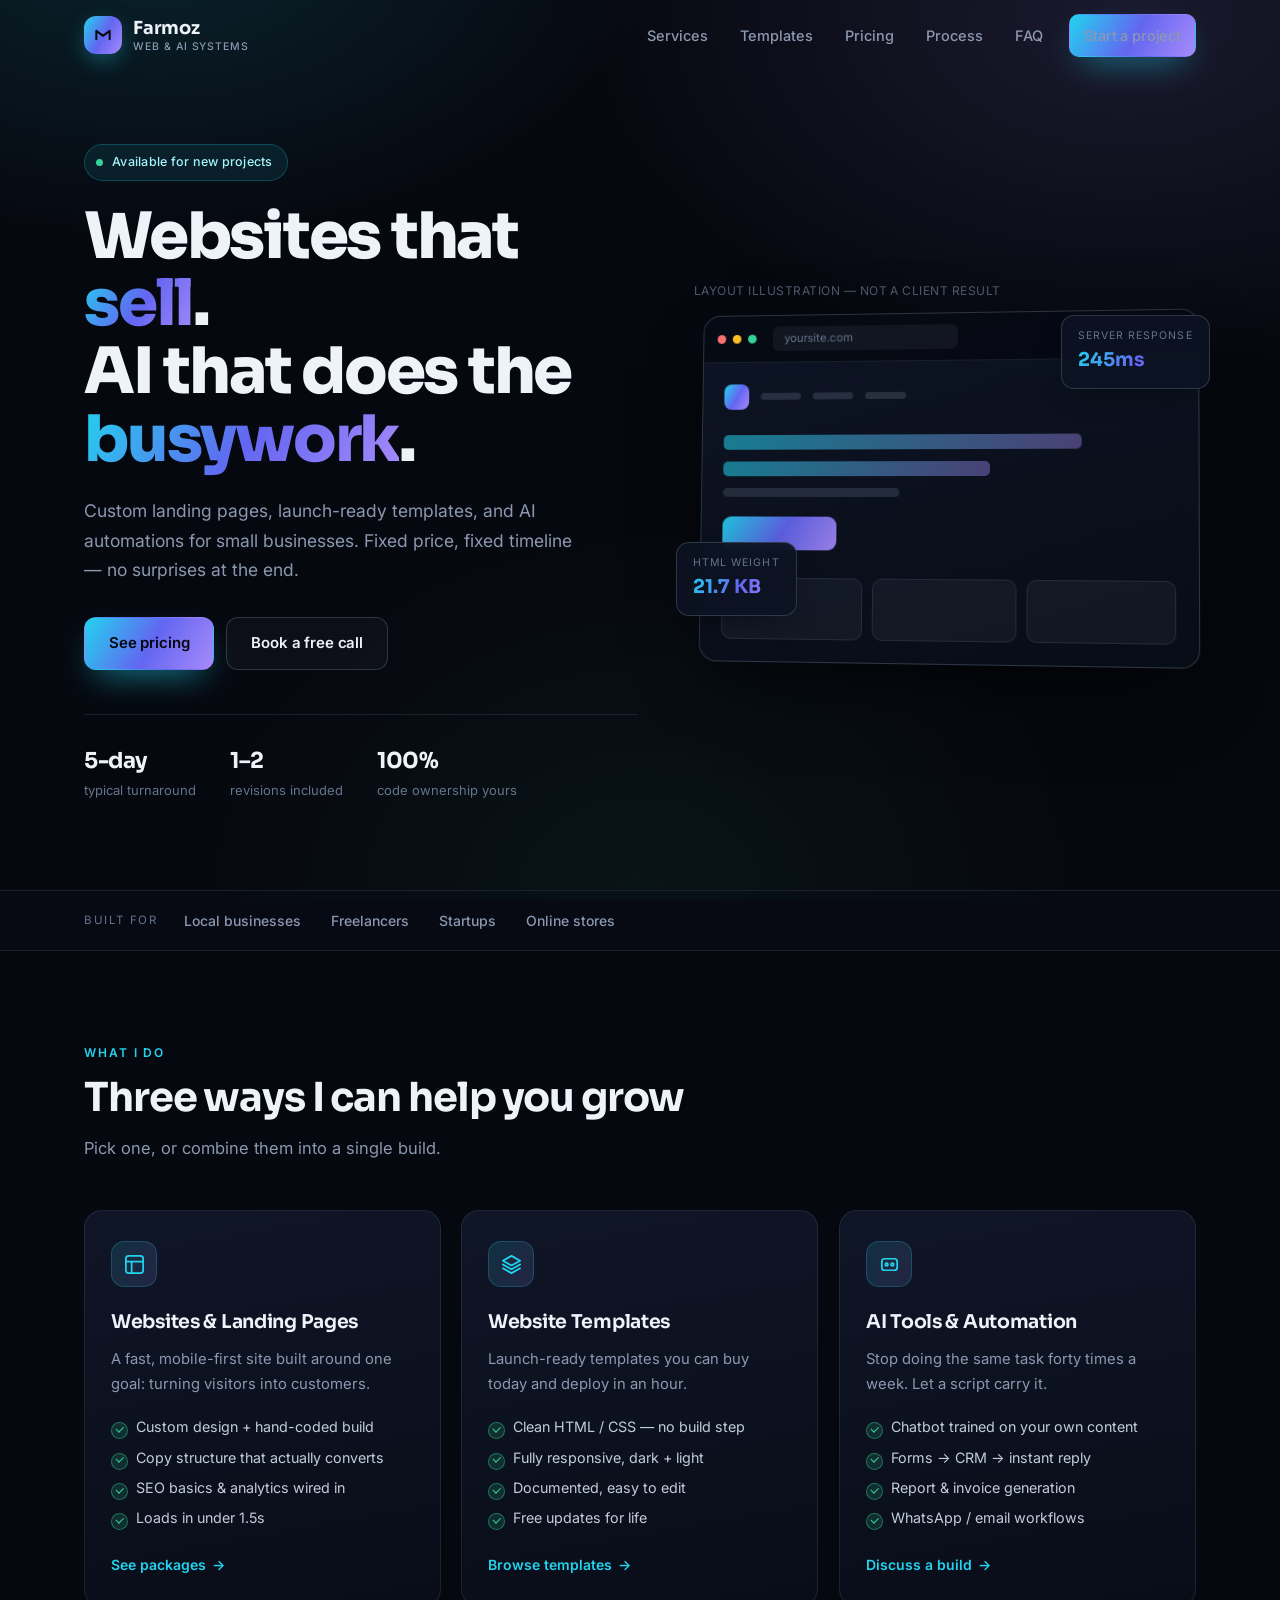
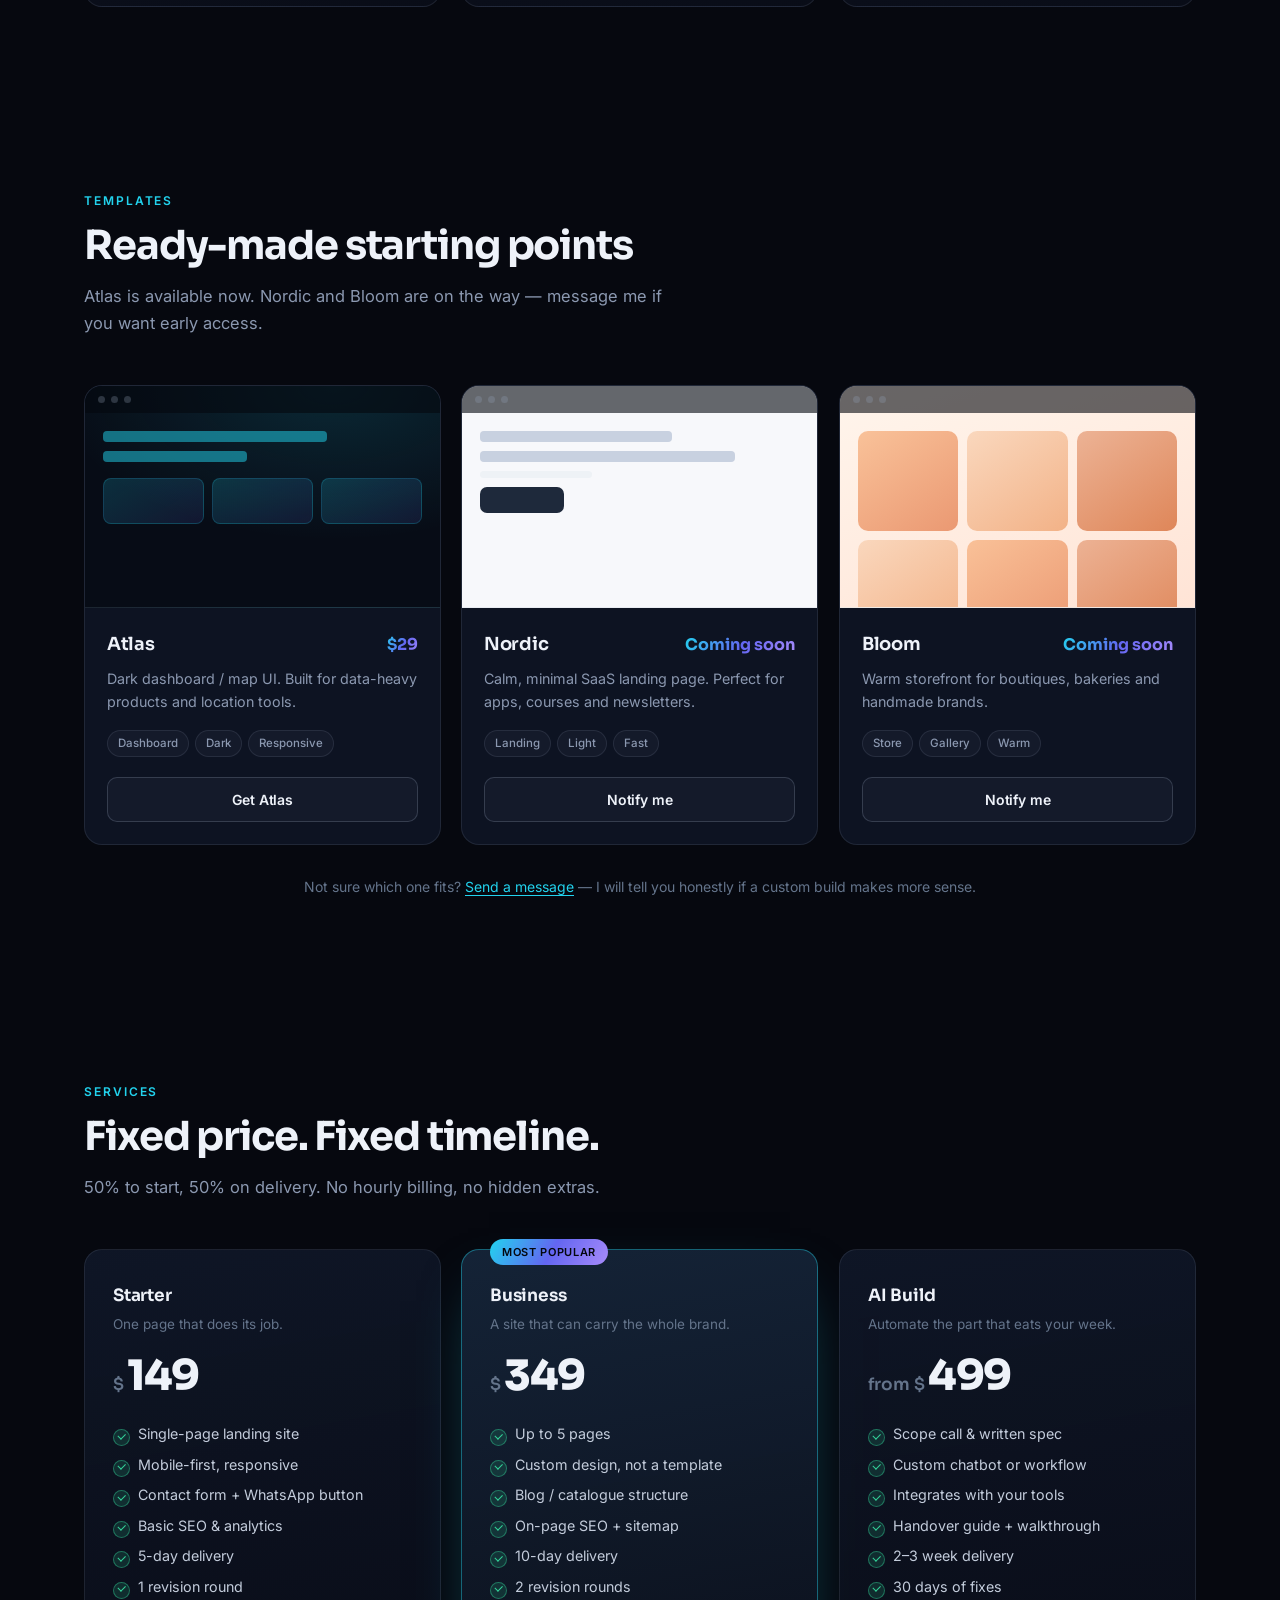
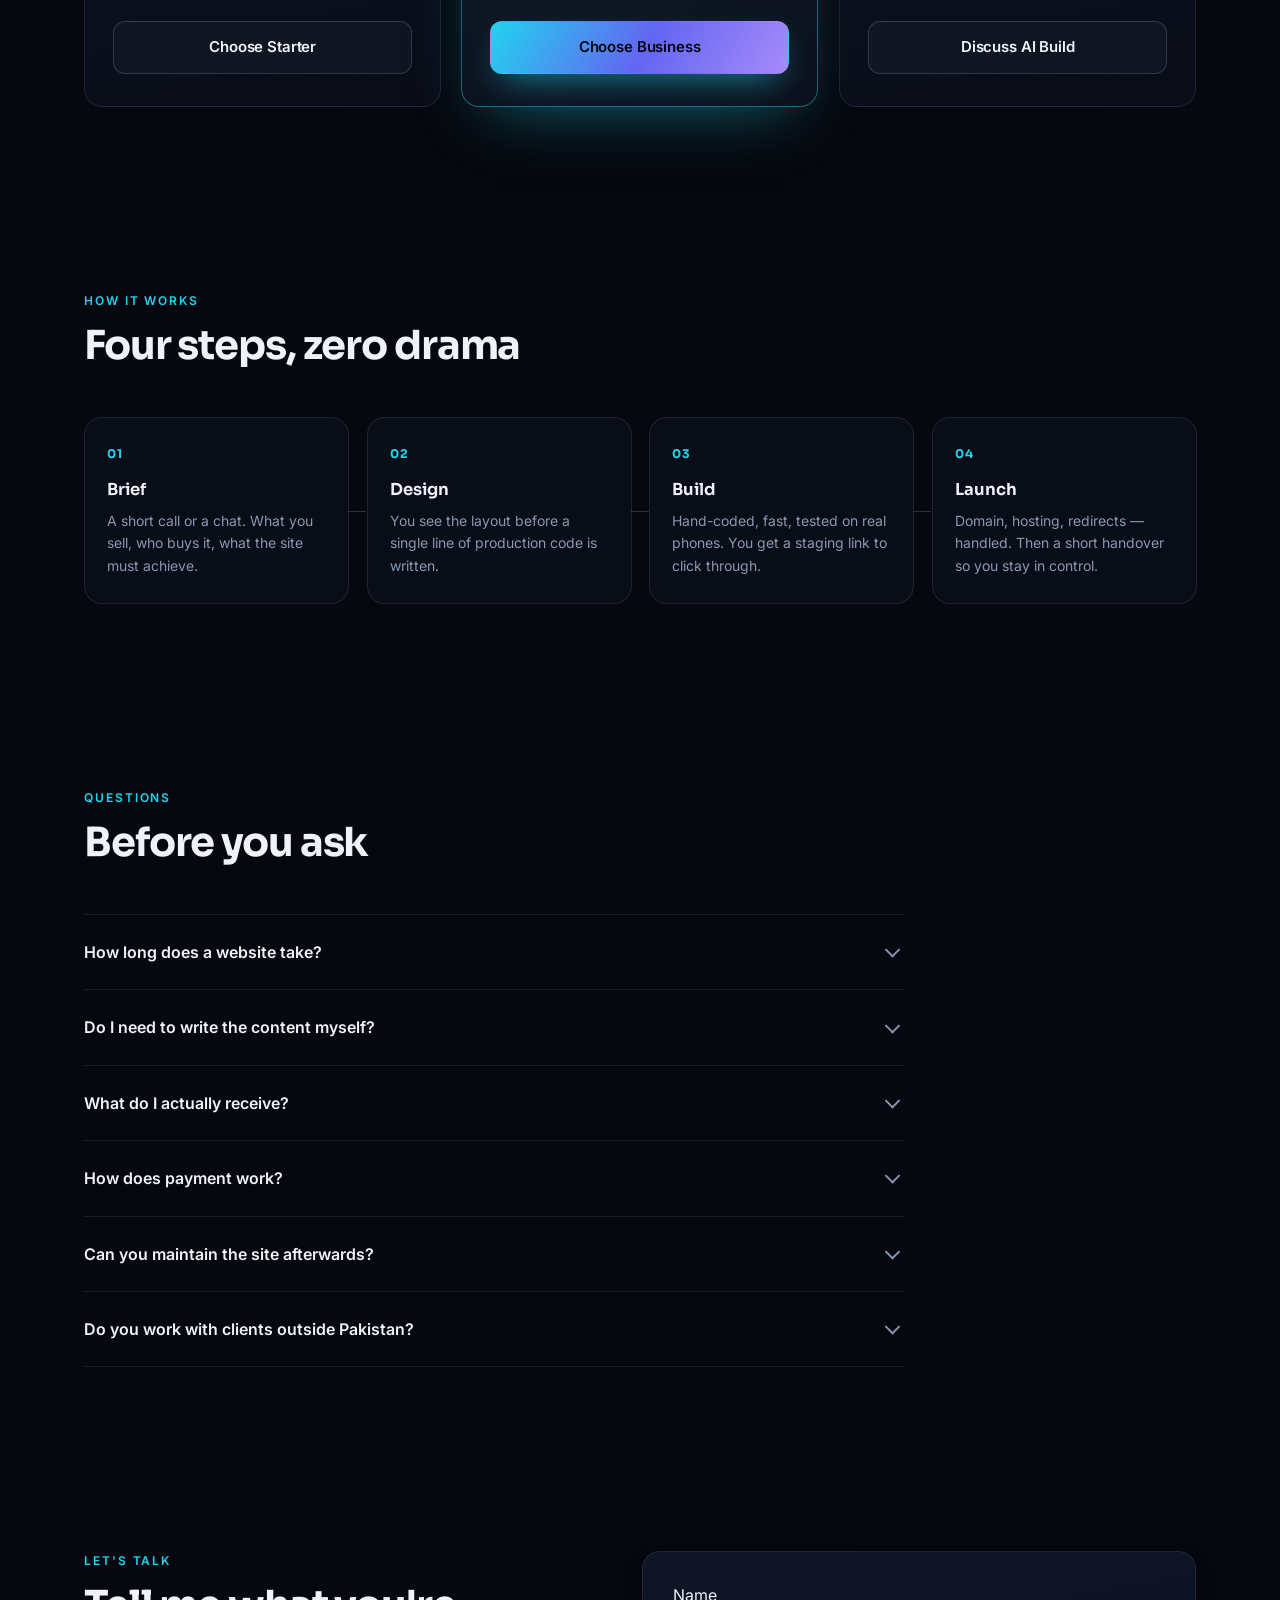
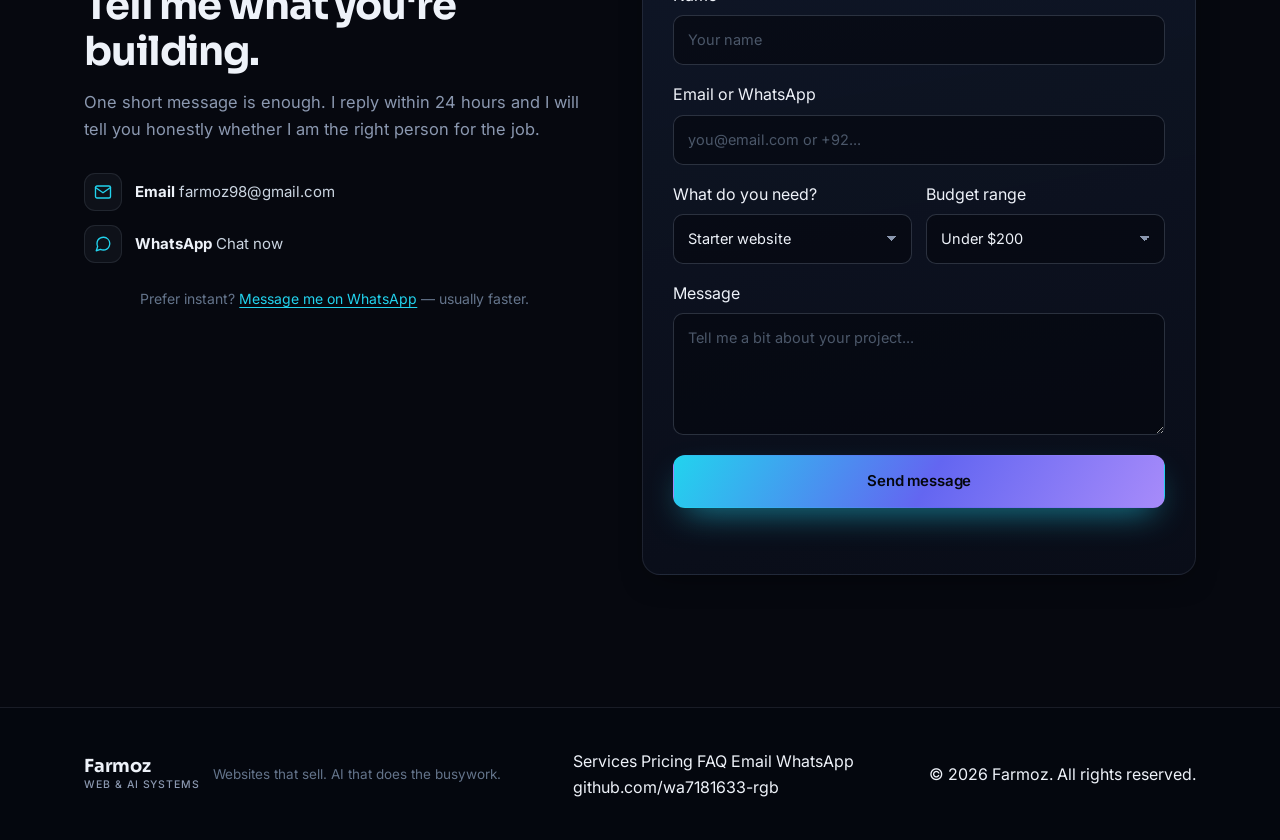
<file: index.html>
<!DOCTYPE html>
<html lang="en">
<head>
<meta charset="UTF-8" />
<meta name="viewport" content="width=device-width, initial-scale=1" />
<title>Farmoz — Websites, Templates & AI Automation for Small Business</title>
<meta name="description" content="Custom landing pages, launch-ready website templates, and AI automations for small businesses. Fixed price, fixed timeline, no surprises." />
<meta name="author" content="Farmoz" />
<meta name="theme-color" content="#06080f" />
<link rel="canonical" href="https://wa7181633-rgb.github.io/farmoz-site/" />

<!-- Social preview (WhatsApp, LinkedIn, X, Facebook) -->
<meta property="og:site_name" content="Farmoz" />
<meta property="og:title" content="Farmoz — Websites that sell, AI that does the busywork" />
<meta property="og:description" content="Custom landing pages, launch-ready templates, and AI automations for small businesses. Fixed price, fixed timeline." />
<meta property="og:type" content="website" />
<meta property="og:url" content="https://wa7181633-rgb.github.io/farmoz-site/" />
<meta property="og:image:secure_url" content="https://wa7181633-rgb.github.io/farmoz-site/og-image.png" />
<meta property="og:image" content="https://wa7181633-rgb.github.io/farmoz-site/og-image.png" />
<meta property="og:image:width" content="1200" />
<meta property="og:image:height" content="630" />
<meta name="twitter:card" content="summary_large_image" />
<meta name="twitter:title" content="Farmoz — Websites that sell, AI that does the busywork" />
<meta name="twitter:description" content="Custom landing pages, launch-ready templates and AI automations. Fixed price, fixed timeline." />
<meta name="twitter:image" content="https://wa7181633-rgb.github.io/farmoz-site/og-image.png" />
<link rel="icon" href="favicon.svg" type="image/svg+xml" />
<link rel="apple-touch-icon" href="favicon.svg" />
<link rel="preconnect" href="https://fonts.googleapis.com" />
<link rel="preconnect" href="https://fonts.gstatic.com" crossorigin />
<link href="https://fonts.googleapis.com/css2?family=Inter:wght@400;500;600;700&family=Sora:wght@600;700;800&display=swap" rel="stylesheet" />
<link rel="stylesheet" href="styles.css" />

<script type="application/ld+json">
{
  "@context": "https://schema.org",
  "@type": "ProfessionalService",
  "name": "Farmoz",
  "description": "Web development and AI automation for small businesses: landing pages, business websites and workflow automation.",
  "url": "https://wa7181633-rgb.github.io/farmoz-site/",
  "image": "https://wa7181633-rgb.github.io/farmoz-site/og-image.png",
  "priceRange": "$$",
  "areaServed": "Worldwide",
  "founder": { "@type": "Person", "name": "Farmoz" },
  "knowsAbout": ["Web Design", "Landing Pages", "AI Automation", "SEO"],
  "makesOffer": [
    { "@type": "Offer", "name": "Landing page", "description": "One-page conversion-focused website" },
    { "@type": "Offer", "name": "Business website", "description": "Multi-page site with services, pricing and FAQ" },
    { "@type": "Offer", "name": "AI automation", "description": "Custom scripts and workflows that remove manual work" }
  ]
}
</script>
</head>
<body>
<a class="skip" href="#main">Skip to content</a>

<div class="bg-glow" aria-hidden="true"></div>

<header class="site-header" id="top">
  <div class="wrap header-inner">
    <a class="brand" href="#top" aria-label="Farmoz home">
      <span class="brand-mark" aria-hidden="true">
        <svg viewBox="0 0 24 24" fill="none" stroke="#06080f" stroke-width="2.4" stroke-linecap="round" stroke-linejoin="round">
          <path d="M4 17V7l8 6 8-6v10" />
        </svg>
      </span>
      <span class="brand-text" data-brand>Farmoz<small data-tagline>Web & AI Systems</small></span>
    </a>

    <nav class="nav" id="nav" aria-label="Main">
      <a href="#services">Services</a>
      <a href="#templates">Templates</a>
      <a href="#pricing">Pricing</a>
      <a href="#process">Process</a>
      <a href="#faq">FAQ</a>
      <a class="btn btn-sm btn-primary nav-cta" href="#contact">Start a project</a>
    </nav>

    <button class="burger" id="burger" aria-label="Open menu" aria-expanded="false" aria-controls="nav">
      <span></span><span></span><span></span>
    </button>
  </div>
</header>

<main id="main">

  <!-- ══════════ HERO ══════════ -->
  <section class="hero wrap">
    <div class="hero-copy reveal">
      <p class="pill"><span class="dot"></span>Available for new projects</p>
      <h1>Websites that <em>sell</em>.<br />AI that does the <em>busywork</em>.</h1>
      <p class="lead">
        Custom landing pages, launch-ready templates, and AI automations for small
        businesses. Fixed price, fixed timeline — no surprises at the end.
      </p>
      <div class="hero-actions">
        <a class="btn btn-primary" href="#pricing">See pricing</a>
        <a class="btn btn-ghost" href="#contact">Book a free call</a>
      </div>
      <ul class="hero-stats">
        <li><strong>5-day</strong><span>typical turnaround</span></li>
        <li><strong>1–2</strong><span>revisions included</span></li>
        <li><strong>100%</strong><span>code ownership yours</span></li>
      </ul>
    </div>

    <div class="hero-visual reveal" aria-hidden="true">
      <p class="mock-caption">Layout illustration — not a client result</p>
      <div class="mock mock-hero">
        <div class="mock-bar"><i></i><i></i><i></i><span class="mock-url">yoursite.com</span></div>
        <div class="mock-body">
          <div class="mock-nav"><b></b><u></u><u></u><u></u></div>
          <div class="mock-hero-lines">
            <span class="ml w80"></span>
            <span class="ml w60"></span>
            <span class="ml w40 dim"></span>
            <span class="ml-btn"></span>
          </div>
          <div class="mock-cards">
            <div class="mc"></div><div class="mc"></div><div class="mc"></div>
          </div>
        </div>
      </div>
      <div class="float-card float-a">
        <span class="fc-label">Server response</span>
        <strong>245ms</strong>
      </div>
      <div class="float-card float-b">
        <span class="fc-label">HTML weight</span>
        <strong>21.7 KB</strong>
      </div>
    </div>
  </section>

  <!-- ══════════ LOGO / TRUST STRIP ══════════ -->
  <section class="strip">
    <div class="wrap strip-inner">
      <span>Built for</span>
      <ul>
        <li>Local businesses</li>
        <li>Freelancers</li>
        <li>Startups</li>
        <li>Online stores</li>
      </ul>
    </div>
  </section>

  <!-- ══════════ SERVICES ══════════ -->
  <section class="section wrap" id="services">
    <div class="section-head reveal">
      <p class="eyebrow">What I do</p>
      <h2>Three ways I can help you grow</h2>
      <p class="section-sub">Pick one, or combine them into a single build.</p>
    </div>

    <div class="grid grid-3">
      <article class="card reveal">
        <div class="card-icon">
          <svg viewBox="0 0 24 24" fill="none" stroke="currentColor" stroke-width="1.8" stroke-linecap="round" stroke-linejoin="round">
            <rect x="3" y="3" width="18" height="18" rx="3" /><path d="M3 9h18M9 21V9" />
          </svg>
        </div>
        <h3>Websites & Landing Pages</h3>
        <p>A fast, mobile-first site built around one goal: turning visitors into customers.</p>
        <ul class="ticks">
          <li>Custom design + hand-coded build</li>
          <li>Copy structure that actually converts</li>
          <li>SEO basics & analytics wired in</li>
          <li>Loads in under 1.5s</li>
        </ul>
        <a class="card-link" href="#pricing">See packages <span aria-hidden="true">→</span></a>
      </article>

      <article class="card reveal">
        <div class="card-icon">
          <svg viewBox="0 0 24 24" fill="none" stroke="currentColor" stroke-width="1.8" stroke-linecap="round" stroke-linejoin="round">
            <path d="M12 3 3 8l9 5 9-5-9-5Z" /><path d="M3 16l9 5 9-5M3 12l9 5 9-5" />
          </svg>
        </div>
        <h3>Website Templates</h3>
        <p>Launch-ready templates you can buy today and deploy in an hour.</p>
        <ul class="ticks">
          <li>Clean HTML / CSS — no build step</li>
          <li>Fully responsive, dark + light</li>
          <li>Documented, easy to edit</li>
          <li>Free updates for life</li>
        </ul>
        <a class="card-link" href="#templates">Browse templates <span aria-hidden="true">→</span></a>
      </article>

      <article class="card reveal">
        <div class="card-icon">
          <svg viewBox="0 0 24 24" fill="none" stroke="currentColor" stroke-width="1.8" stroke-linecap="round" stroke-linejoin="round">
            <rect x="4" y="6" width="16" height="12" rx="3" /><circle cx="9" cy="12" r="1.4" /><circle cx="15" cy="12" r="1.4" />
          </svg>
        </div>
        <h3>AI Tools & Automation</h3>
        <p>Stop doing the same task forty times a week. Let a script carry it.</p>
        <ul class="ticks">
          <li>Chatbot trained on your own content</li>
          <li>Forms → CRM → instant reply</li>
          <li>Report & invoice generation</li>
          <li>WhatsApp / email workflows</li>
        </ul>
        <a class="card-link" href="#contact">Discuss a build <span aria-hidden="true">→</span></a>
      </article>
    </div>
  </section>

  <!-- ══════════ TEMPLATES ══════════ -->
  <section class="section wrap" id="templates">
    <div class="section-head reveal">
      <p class="eyebrow">Templates</p>
      <h2>Ready-made starting points</h2>
      <p class="section-sub">
        Atlas is available now. Nordic and Bloom are on the way — message me if you want early access.
      </p>
    </div>

    <div class="grid grid-3">
      <article class="tpl reveal">
        <div class="tpl-preview p-atlas" aria-hidden="true">
          <div class="tp-bar"><i></i><i></i><i></i></div>
          <div class="tp-body tpl-atlas">
            <span class="tp-line w70"></span>
            <span class="tp-line w45"></span>
            <div class="tp-blocks"><i></i><i></i><i></i></div>
          </div>
        </div>
        <div class="tpl-body">
          <div class="tpl-top">
            <h3>Atlas</h3>
            <span class="price">$29</span>
          </div>
          <p>Dark dashboard / map UI. Built for data-heavy products and location tools.</p>
          <div class="tags"><span>Dashboard</span><span>Dark</span><span>Responsive</span></div>
          <a class="btn btn-ghost btn-sm btn-block" href="#contact" data-template="Atlas">Get Atlas</a>
        </div>
      </article>

      <article class="tpl reveal">
        <div class="tpl-preview p-nordic" aria-hidden="true">
          <div class="tp-bar"><i></i><i></i><i></i></div>
          <div class="tp-body tpl-nordic">
            <span class="tp-line w60"></span>
            <span class="tp-line w80"></span>
            <span class="tp-line w35 dim"></span>
            <span class="tp-btn"></span>
          </div>
        </div>
        <div class="tpl-body">
          <div class="tpl-top">
            <h3>Nordic</h3>
            <span class="price">Coming soon</span>
          </div>
          <p>Calm, minimal SaaS landing page. Perfect for apps, courses and newsletters.</p>
          <div class="tags"><span>Landing</span><span>Light</span><span>Fast</span></div>
          <a class="btn btn-ghost btn-sm btn-block" href="#contact">Notify me</a>
        </div>
      </article>

      <article class="tpl reveal">
        <div class="tpl-preview p-bloom" aria-hidden="true">
          <div class="tp-bar"><i></i><i></i><i></i></div>
          <div class="tp-body tpl-bloom">
            <div class="tp-grid"><i></i><i></i><i></i><i></i><i></i><i></i></div>
          </div>
        </div>
        <div class="tpl-body">
          <div class="tpl-top">
            <h3>Bloom</h3>
            <span class="price">Coming soon</span>
          </div>
          <p>Warm storefront for boutiques, bakeries and handmade brands.</p>
          <div class="tags"><span>Store</span><span>Gallery</span><span>Warm</span></div>
          <a class="btn btn-ghost btn-sm btn-block" href="#contact">Notify me</a>
        </div>
      </article>
    </div>

    <p class="fine-print reveal">
      Not sure which one fits? <a href="#contact">Send a message</a> — I will tell you honestly if a custom build makes more sense.
    </p>
  </section>

  <!-- ══════════ PRICING ══════════ -->
  <section class="section wrap" id="pricing">
    <div class="section-head reveal">
      <p class="eyebrow">Services</p>
      <h2>Fixed price. Fixed timeline.</h2>
      <p class="section-sub">50% to start, 50% on delivery. No hourly billing, no hidden extras.</p>
    </div>

    <div class="grid grid-3 pricing">
      <article class="plan reveal">
        <h3>Starter</h3>
        <p class="plan-for">One page that does its job.</p>
        <p class="plan-price"><span>$</span>149</p>
        <ul class="ticks">
          <li>Single-page landing site</li>
          <li>Mobile-first, responsive</li>
          <li>Contact form + WhatsApp button</li>
          <li>Basic SEO & analytics</li>
          <li>5-day delivery</li>
          <li>1 revision round</li>
        </ul>
        <a class="btn btn-ghost btn-block" href="#contact" data-plan="Starter">Choose Starter</a>
      </article>

      <article class="plan plan-pop reveal">
        <span class="plan-badge">Most popular</span>
        <h3>Business</h3>
        <p class="plan-for">A site that can carry the whole brand.</p>
        <p class="plan-price"><span>$</span>349</p>
        <ul class="ticks">
          <li>Up to 5 pages</li>
          <li>Custom design, not a template</li>
          <li>Blog / catalogue structure</li>
          <li>On-page SEO + sitemap</li>
          <li>10-day delivery</li>
          <li>2 revision rounds</li>
        </ul>
        <a class="btn btn-primary btn-block" href="#contact" data-plan="Business">Choose Business</a>
      </article>

      <article class="plan reveal">
        <h3>AI Build</h3>
        <p class="plan-for">Automate the part that eats your week.</p>
        <p class="plan-price"><span>from $</span>499</p>
        <ul class="ticks">
          <li>Scope call & written spec</li>
          <li>Custom chatbot or workflow</li>
          <li>Integrates with your tools</li>
          <li>Handover guide + walkthrough</li>
          <li>2–3 week delivery</li>
          <li>30 days of fixes</li>
        </ul>
        <a class="btn btn-ghost btn-block" href="#contact" data-plan="AI Build">Discuss AI Build</a>
      </article>
    </div>
  </section>

  <!-- ══════════ PROCESS ══════════ -->
  <section class="section wrap" id="process">
    <div class="section-head reveal">
      <p class="eyebrow">How it works</p>
      <h2>Four steps, zero drama</h2>
    </div>

    <ol class="steps">
      <li class="reveal">
        <span class="step-num">01</span>
        <h3>Brief</h3>
        <p>A short call or a chat. What you sell, who buys it, what the site must achieve.</p>
      </li>
      <li class="reveal">
        <span class="step-num">02</span>
        <h3>Design</h3>
        <p>You see the layout before a single line of production code is written.</p>
      </li>
      <li class="reveal">
        <span class="step-num">03</span>
        <h3>Build</h3>
        <p>Hand-coded, fast, tested on real phones. You get a staging link to click through.</p>
      </li>
      <li class="reveal">
        <span class="step-num">04</span>
        <h3>Launch</h3>
        <p>Domain, hosting, redirects — handled. Then a short handover so you stay in control.</p>
      </li>
    </ol>
  </section>

  <!-- ══════════ FAQ ══════════ -->
  <section class="section wrap" id="faq">
    <div class="section-head reveal">
      <p class="eyebrow">Questions</p>
      <h2>Before you ask</h2>
    </div>

    <div class="faq reveal">
      <details>
        <summary>How long does a website take?</summary>
        <p>A one-page site is typically 5 working days from the day I receive your text and images. A five-page site is around 10 working days. I give you a real date before we start.</p>
      </details>
      <details>
        <summary>Do I need to write the content myself?</summary>
        <p>No. Send your existing material — brochures, WhatsApp messages, anything — and I will structure the copy. I do not invent claims about your business; anything I write, you approve.</p>
      </details>
      <details>
        <summary>What do I actually receive?</summary>
        <p>The full source files, a deployed site, and the domain/hosting account in your name. Nothing is locked to me — if you ever want another developer, everything is yours.</p>
      </details>
      <details>
        <summary>How does payment work?</summary>
        <p>50% upfront to book the slot, 50% when the site is live and you are happy. Bank transfer, Wise, or any method that works in your country.</p>
      </details>
      <details>
        <summary>Can you maintain the site afterwards?</summary>
        <p>Yes, optionally. Small text and image updates are billed as a flat monthly retainer, or per-update if you prefer. You are never forced into it.</p>
      </details>
      <details>
        <summary>Do you work with clients outside Pakistan?</summary>
        <p>Yes — most of the work is remote and async. Calls are scheduled in your time zone.</p>
      </details>
    </div>
  </section>

  <!-- ══════════ CONTACT ══════════ -->
  <section class="section wrap" id="contact">
    <div class="contact-grid">
      <div class="reveal">
        <p class="eyebrow">Let's talk</p>
        <h2>Tell me what you're building.</h2>
        <p class="section-sub">
          One short message is enough. I reply within 24 hours and I will tell you
          honestly whether I am the right person for the job.
        </p>

        <ul class="contact-list">
          <li>
            <span class="ci">
              <svg viewBox="0 0 24 24" fill="none" stroke="currentColor" stroke-width="1.8" stroke-linecap="round" stroke-linejoin="round"><path d="M4 4h16c1.1 0 2 .9 2 2v12c0 1.1-.9 2-2 2H4c-1.1 0-2-.9-2-2V6c0-1.1.9-2 2-2z"/><polyline points="22,6 12,13 2,6"/></svg>
            </span>
            <div>
              <strong>Email</strong>
              <a id="mailLink" href="mailto:farmoz98@gmail.com">farmoz98@gmail.com</a>
            </div>
          </li>
          <li>
            <span class="ci">
              <svg viewBox="0 0 24 24" fill="none" stroke="currentColor" stroke-width="1.8" stroke-linecap="round" stroke-linejoin="round"><path d="M21 11.5a8.38 8.38 0 0 1-.9 3.8 8.5 8.5 0 0 1-7.6 4.7 8.38 8.38 0 0 1-3.8-.9L3 21l1.9-5.7a8.38 8.38 0 0 1-.9-3.8 8.5 8.5 0 0 1 4.7-7.6 8.38 8.38 0 0 1 3.8-.9h.5a8.48 8.48 0 0 1 8 8v.5z"/></svg>
            </span>
            <div>
              <strong>WhatsApp</strong>
              <a id="waLink" href="https://wa.me/923122581354">Chat now</a>
            </div>
          </li>
        </ul>

        <p class="fine-print" style="margin-top:1.5rem">
          Prefer instant? <a id="waQuick" href="https://wa.me/923122581354">Message me on WhatsApp</a> — usually faster.
        </p>
      </div>

      <form class="contact-form reveal" id="contactForm" novalidate>
        <div class="field">
          <label for="name">Name</label>
          <input type="text" id="name" name="name" placeholder="Your name" required autocomplete="name" />
        </div>
        <div class="field">
          <label for="contact">Email or WhatsApp</label>
          <input type="text" id="contact" name="contact" placeholder="you@email.com or +92..." required autocomplete="email" />
        </div>
        <div class="field-row">
          <div class="field">
            <label for="type">What do you need?</label>
            <select id="type" name="type">
              <option value="Starter website">Starter website</option>
              <option value="Business website">Business website</option>
              <option value="AI automation">AI automation</option>
              <option value="Buy a template">Buy a template</option>
              <option value="Not sure yet">Not sure yet</option>
            </select>
          </div>
          <div class="field">
            <label for="budget">Budget range</label>
            <select id="budget" name="budget">
              <option value="Under $200">Under $200</option>
              <option value="$200–$400">$200–$400</option>
              <option value="$400–$800">$400–$800</option>
              <option value="$800+">$800+</option>
              <option value="Flexible">Flexible</option>
            </select>
          </div>
        </div>
        <div class="field">
          <label for="message">Message</label>
          <textarea id="message" name="message" rows="4" placeholder="Tell me a bit about your project..." required></textarea>
        </div>
        <button type="submit" class="btn btn-primary btn-block">Send message</button>
        <p class="form-note" id="formNote"></p>
      </form>
    </div>
  </section>

</main>

<footer class="site-footer">
  <div class="wrap footer-inner">
    <div class="footer-brand">
      <span class="brand-text" data-brand>Farmoz<small data-tagline>Web & AI Systems</small></span>
      <p>Websites that sell. AI that does the busywork.</p>
    </div>
    <div class="footer-links">
      <a href="#services">Services</a>
      <a href="#pricing">Pricing</a>
      <a href="#faq">FAQ</a>
      <a id="footMail" href="mailto:farmoz98@gmail.com">Email</a>
      <a id="footWa" href="https://wa.me/923122581354">WhatsApp</a>
      <a data-github href="https://github.com/wa7181633-rgb">GitHub</a>
    </div>
    <p class="footer-copy">© <span id="year">2026</span> Farmoz. All rights reserved.</p>
  </div>
</footer>

<script src="config.js"></script>
<script src="script.js"></script>
</body>
</html>
</file>
<file: styles.css>
/* ═══════════════════════════════════════════════
   Farmoz — styles
   Palette: deep navy + cyan/violet accents
   ═══════════════════════════════════════════════ */

:root {
  --bg: #06080f;
  --bg-2: #090d18;
  --surface: rgba(15, 21, 36, 0.72);
  --surface-solid: #0d1322;
  --line: rgba(148, 163, 184, 0.14);
  --line-strong: rgba(148, 163, 184, 0.26);
  --text: #eef2f9;
  --muted: #8b98b0;
  --muted-2: #64748b;
  --accent: #22d3ee;
  --accent-2: #a78bfa;
  --accent-3: #34d399;
  --grad: linear-gradient(120deg, #22d3ee 0%, #6366f1 52%, #a78bfa 100%);
  --grad-soft: linear-gradient(120deg, rgba(34, 211, 238, 0.14), rgba(167, 139, 250, 0.14));
  --radius: 18px;
  --radius-sm: 12px;
  --shadow: 0 30px 70px -20px rgba(0, 0, 0, 0.75);
  --shadow-sm: 0 10px 30px -12px rgba(0, 0, 0, 0.6);
  --font-body: "Inter", system-ui, -apple-system, "Segoe UI", Roboto, sans-serif;
  --font-display: "Sora", "Inter", system-ui, sans-serif;
  --header-h: 72px;
  --maxw: 1160px;
}

* { box-sizing: border-box; margin: 0; padding: 0; }

html {
  scroll-behavior: smooth;
  scroll-padding-top: calc(var(--header-h) + 16px);
  -webkit-text-size-adjust: 100%;
}

body {
  font-family: var(--font-body);
  background: var(--bg);
  color: var(--text);
  line-height: 1.65;
  font-size: 16px;
  overflow-x: hidden;
  -webkit-font-smoothing: antialiased;
  text-rendering: optimizeLegibility;
}

img, svg { display: block; max-width: 100%; }
a { color: inherit; text-decoration: none; }
button, input, select, textarea { font: inherit; color: inherit; }
button { background: none; border: 0; cursor: pointer; }
ul, ol { list-style: none; }

::selection { background: rgba(34, 211, 238, 0.28); color: #fff; }

:focus-visible {
  outline: 2px solid var(--accent);
  outline-offset: 3px;
  border-radius: 4px;
}

.skip {
  position: absolute;
  left: -9999px;
  top: 0;
  z-index: 999;
  background: var(--accent);
  color: #04070e;
  padding: 12px 20px;
  border-radius: 0 0 10px 0;
  font-weight: 600;
}
.skip:focus { left: 0; }

/* ── background glow ─────────────────────────── */
.bg-glow {
  position: fixed;
  inset: 0;
  z-index: -1;
  pointer-events: none;
  background:
    radial-gradient(720px 420px at 12% -6%, rgba(34, 211, 238, 0.13), transparent 70%),
    radial-gradient(760px 480px at 88% 2%, rgba(167, 139, 250, 0.13), transparent 72%),
    radial-gradient(600px 500px at 50% 100%, rgba(52, 211, 153, 0.06), transparent 75%),
    var(--bg);
}

.wrap {
  width: 100%;
  max-width: var(--maxw);
  margin-inline: auto;
  padding-inline: 24px;
}

/* ── header ──────────────────────────────────── */
.site-header {
  position: sticky;
  top: 0;
  z-index: 50;
  height: var(--header-h);
  display: flex;
  align-items: center;
  border-bottom: 1px solid transparent;
  transition: background 0.3s ease, border-color 0.3s ease, backdrop-filter 0.3s ease;
}
.site-header.scrolled {
  background: rgba(6, 8, 15, 0.82);
  backdrop-filter: blur(16px) saturate(140%);
  -webkit-backdrop-filter: blur(16px) saturate(140%);
  border-bottom-color: var(--line);
}

.header-inner {
  display: flex;
  align-items: center;
  gap: 28px;
  width: 100%;
}

.brand {
  display: flex;
  align-items: center;
  gap: 11px;
  flex: none;
}
.brand-mark {
  width: 38px;
  height: 38px;
  border-radius: 12px;
  display: grid;
  place-items: center;
  background: var(--grad);
  box-shadow: 0 8px 24px -6px rgba(34, 211, 238, 0.55);
  flex: none;
}
.brand-mark svg { width: 20px; height: 20px; }
.brand-mark.small { width: 32px; height: 32px; border-radius: 10px; }
.brand-mark.small svg { width: 16px; height: 16px; }

.brand-text {
  font-family: var(--font-display);
  font-weight: 700;
  font-size: 18px;
  letter-spacing: -0.01em;
  line-height: 1.1;
  display: flex;
  flex-direction: column;
}
.brand-text small {
  font-family: var(--font-body);
  font-size: 10.5px;
  font-weight: 500;
  color: var(--muted);
  letter-spacing: 0.09em;
  text-transform: uppercase;
  margin-top: 2px;
}

.nav {
  display: flex;
  align-items: center;
  gap: 4px;
  margin-left: auto;
}
.nav > a {
  padding: 9px 14px;
  border-radius: 10px;
  font-size: 14.5px;
  font-weight: 500;
  color: var(--muted);
  transition: color 0.18s, background 0.18s;
}
.nav > a:hover { color: var(--text); background: rgba(148, 163, 184, 0.08); }
.nav .nav-cta { margin-left: 8px; }

.burger {
  display: none;
  margin-left: auto;
  width: 42px;
  height: 42px;
  border-radius: 11px;
  border: 1px solid var(--line);
  place-content: center;
  gap: 5px;
  padding: 0 11px;
}
.burger span {
  display: block;
  height: 2px;
  border-radius: 2px;
  background: var(--text);
  transition: transform 0.25s, opacity 0.2s;
}
.burger[aria-expanded="true"] span:nth-child(1) { transform: translateY(7px) rotate(45deg); }
.burger[aria-expanded="true"] span:nth-child(2) { opacity: 0; }
.burger[aria-expanded="true"] span:nth-child(3) { transform: translateY(-7px) rotate(-45deg); }

/* ── buttons ─────────────────────────────────── */
.btn {
  display: inline-flex;
  align-items: center;
  justify-content: center;
  gap: 8px;
  padding: 13px 24px;
  border-radius: 12px;
  font-weight: 600;
  font-size: 15px;
  letter-spacing: -0.01em;
  transition: transform 0.18s ease, box-shadow 0.25s ease, background 0.2s, border-color 0.2s, color 0.2s;
  white-space: nowrap;
  border: 1px solid transparent;
}
.btn:active { transform: translateY(1px) scale(0.995); }

.btn-primary {
  background: var(--grad);
  color: #04070e;
  box-shadow: 0 14px 34px -12px rgba(34, 211, 238, 0.65);
}
.btn-primary:hover {
  transform: translateY(-2px);
  box-shadow: 0 20px 44px -12px rgba(99, 102, 241, 0.7);
}

.btn-ghost {
  border-color: var(--line-strong);
  color: var(--text);
  background: rgba(148, 163, 184, 0.05);
}
.btn-ghost:hover {
  border-color: rgba(34, 211, 238, 0.55);
  background: rgba(34, 211, 238, 0.08);
  transform: translateY(-2px);
}

.btn-sm { padding: 10px 18px; font-size: 14px; border-radius: 10px; }
.btn-block { width: 100%; }

/* ── hero ────────────────────────────────────── */
.hero {
  display: grid;
  grid-template-columns: 1.05fr 0.95fr;
  gap: 56px;
  align-items: center;
  padding-block: 72px 88px;
}

.pill {
  display: inline-flex;
  align-items: center;
  gap: 9px;
  font-size: 12.5px;
  font-weight: 500;
  letter-spacing: 0.02em;
  color: #a5f3fc;
  background: rgba(34, 211, 238, 0.09);
  border: 1px solid rgba(34, 211, 238, 0.24);
  padding: 7px 14px 7px 11px;
  border-radius: 999px;
  margin-bottom: 22px;
}
.dot {
  width: 7px;
  height: 7px;
  border-radius: 50%;
  background: var(--accent-3);
  box-shadow: 0 0 0 0 rgba(52, 211, 153, 0.6);
  animation: pulse 2.2s infinite;
}
@keyframes pulse {
  0% { box-shadow: 0 0 0 0 rgba(52, 211, 153, 0.55); }
  70% { box-shadow: 0 0 0 9px rgba(52, 211, 153, 0); }
  100% { box-shadow: 0 0 0 0 rgba(52, 211, 153, 0); }
}

h1 {
  font-family: var(--font-display);
  font-size: clamp(2.35rem, 5.2vw, 4rem);
  line-height: 1.06;
  letter-spacing: -0.035em;
  font-weight: 800;
}
h1 em {
  font-style: normal;
  background: var(--grad);
  -webkit-background-clip: text;
  background-clip: text;
  color: transparent;
}

.lead {
  margin-top: 22px;
  font-size: 17.5px;
  color: var(--muted);
  max-width: 46ch;
  line-height: 1.7;
}

.hero-actions {
  display: flex;
  flex-wrap: wrap;
  gap: 12px;
  margin-top: 32px;
}

.hero-stats {
  display: flex;
  flex-wrap: wrap;
  gap: 34px;
  margin-top: 44px;
  padding-top: 28px;
  border-top: 1px solid var(--line);
}
.hero-stats li { display: flex; flex-direction: column; gap: 1px; }
.hero-stats strong {
  font-family: var(--font-display);
  font-size: 22px;
  font-weight: 700;
  letter-spacing: -0.02em;
}
.hero-stats span { font-size: 13px; color: var(--muted-2); }

/* ── hero mock browser ───────────────────────── */
.hero-visual { position: relative; }

.mock-caption {
  margin: 0 0 10px;
  font-size: 12px;
  letter-spacing: 0.04em;
  text-transform: uppercase;
  color: var(--muted-2);
  opacity: 0.75;
}

.mock {
  border-radius: var(--radius);
  border: 1px solid var(--line-strong);
  background: linear-gradient(165deg, #0d1424, #080c16);
  box-shadow: var(--shadow);
  overflow: hidden;
  transform: perspective(1400px) rotateY(-7deg) rotateX(3deg);
  transition: transform 0.6s cubic-bezier(0.22, 1, 0.36, 1);
}
.mock:hover { transform: perspective(1400px) rotateY(-2deg) rotateX(1deg) translateY(-4px); }

.mock-bar {
  display: flex;
  align-items: center;
  gap: 7px;
  padding: 11px 14px;
  border-bottom: 1px solid var(--line);
  background: rgba(4, 7, 14, 0.7);
}
.mock-bar i {
  width: 9px; height: 9px; border-radius: 50%;
  background: #2a3448;
}
.mock-bar i:nth-child(1) { background: #f87171; }
.mock-bar i:nth-child(2) { background: #fbbf24; }
.mock-bar i:nth-child(3) { background: #34d399; }
.mock-url {
  margin-left: 10px;
  font-size: 11.5px;
  color: var(--muted-2);
  background: rgba(148, 163, 184, 0.08);
  padding: 3px 12px;
  border-radius: 6px;
  flex: 1;
  max-width: 190px;
}

.mock-body { padding: 22px; }
.mock-nav { display: flex; align-items: center; gap: 12px; margin-bottom: 26px; }
.mock-nav b {
  width: 26px; height: 26px; border-radius: 8px; background: var(--grad);
}
.mock-nav u {
  width: 42px; height: 7px; border-radius: 4px;
  background: rgba(148, 163, 184, 0.2);
  text-decoration: none;
}

.mock-hero-lines { display: flex; flex-direction: column; gap: 12px; }
.ml {
  height: 15px;
  border-radius: 5px;
  background: linear-gradient(90deg, rgba(34, 211, 238, 0.55), rgba(167, 139, 250, 0.4));
}
.ml.w80 { width: 80%; }
.ml.w60 { width: 60%; }
.ml.w45 { width: 45%; }
.ml.w40 { width: 40%; }
.ml.dim { background: rgba(148, 163, 184, 0.18); height: 9px; }
.ml-btn {
  width: 118px; height: 34px; border-radius: 9px;
  margin-top: 8px;
  background: var(--grad);
  opacity: 0.9;
}

.mock-cards { display: grid; grid-template-columns: repeat(3, 1fr); gap: 10px; margin-top: 28px; }
.mc {
  height: 62px;
  border-radius: 10px;
  background: rgba(148, 163, 184, 0.07);
  border: 1px solid var(--line);
}

.float-card {
  position: absolute;
  display: flex;
  flex-direction: column;
  gap: 1px;
  padding: 11px 16px;
  border-radius: 13px;
  background: rgba(13, 19, 34, 0.92);
  border: 1px solid var(--line-strong);
  backdrop-filter: blur(12px);
  box-shadow: var(--shadow-sm);
  animation: floaty 6s ease-in-out infinite;
}
.float-a { right: -14px; top: 34px; }
.float-b { left: -18px; bottom: 48px; animation-delay: -3s; }
.fc-label { font-size: 10.5px; text-transform: uppercase; letter-spacing: 0.1em; color: var(--muted-2); }
.float-card strong {
  font-family: var(--font-display);
  font-size: 19px;
  background: var(--grad);
  -webkit-background-clip: text;
  background-clip: text;
  color: transparent;
}
@keyframes floaty {
  0%, 100% { transform: translateY(0); }
  50% { transform: translateY(-9px); }
}

/* ── trust strip ─────────────────────────────── */
.strip { border-block: 1px solid var(--line); background: rgba(9, 13, 24, 0.5); }
.strip-inner {
  display: flex;
  align-items: center;
  gap: 26px;
  padding-block: 18px;
  flex-wrap: wrap;
}
.strip-inner > span {
  font-size: 11.5px;
  text-transform: uppercase;
  letter-spacing: 0.14em;
  color: var(--muted-2);
  flex: none;
}
.strip-inner ul {
  display: flex;
  flex-wrap: wrap;
  gap: 10px 30px;
  font-size: 14px;
  color: var(--muted);
  font-weight: 500;
}

/* ── sections ────────────────────────────────── */
.section { padding-block: 92px; }

.section-head { max-width: 660px; margin-bottom: 48px; }
.eyebrow {
  font-size: 12px;
  font-weight: 600;
  text-transform: uppercase;
  letter-spacing: 0.16em;
  color: var(--accent);
  margin-bottom: 12px;
}
h2 {
  font-family: var(--font-display);
  font-size: clamp(1.7rem, 3.4vw, 2.5rem);
  line-height: 1.15;
  letter-spacing: -0.028em;
  font-weight: 700;
}
.section-sub {
  margin-top: 14px;
  color: var(--muted);
  font-size: 16.5px;
  max-width: 58ch;
}

/* ── grids & cards ───────────────────────────── */
.grid { display: grid; gap: 20px; }
.grid-3 { grid-template-columns: repeat(3, 1fr); }

.card {
  position: relative;
  padding: 30px 26px;
  border-radius: var(--radius);
  border: 1px solid var(--line);
  background: linear-gradient(170deg, rgba(17, 24, 42, 0.9), rgba(10, 14, 25, 0.9));
  display: flex;
  flex-direction: column;
  overflow: hidden;
  transition: border-color 0.25s, transform 0.3s, box-shadow 0.3s;
}
.card::before {
  content: "";
  position: absolute;
  inset: 0 0 auto 0;
  height: 1px;
  background: var(--grad);
  opacity: 0;
  transition: opacity 0.3s;
}
.card:hover {
  border-color: var(--line-strong);
  transform: translateY(-5px);
  box-shadow: var(--shadow-sm);
}
.card:hover::before { opacity: 1; }

.card-icon {
  width: 46px;
  height: 46px;
  border-radius: 13px;
  display: grid;
  place-items: center;
  background: var(--grad-soft);
  border: 1px solid rgba(34, 211, 238, 0.22);
  color: var(--accent);
  margin-bottom: 20px;
}
.card-icon svg { width: 23px; height: 23px; }

.card h3 {
  font-family: var(--font-display);
  font-size: 19px;
  font-weight: 650;
  letter-spacing: -0.015em;
  margin-bottom: 9px;
}
.card > p { color: var(--muted); font-size: 14.8px; }

.ticks { display: flex; flex-direction: column; gap: 9px; margin: 20px 0 24px; }
.ticks li {
  position: relative;
  padding-left: 25px;
  font-size: 14.3px;
  color: #c3ccdb;
  line-height: 1.5;
}
.ticks li::before {
  content: "";
  position: absolute;
  left: 0;
  top: 6px;
  width: 15px;
  height: 15px;
  border-radius: 50%;
  background: rgba(52, 211, 153, 0.15);
  border: 1px solid rgba(52, 211, 153, 0.42);
}
.ticks li::after {
  content: "";
  position: absolute;
  left: 4.5px;
  top: 9.5px;
  width: 6px;
  height: 3.5px;
  border-left: 1.7px solid var(--accent-3);
  border-bottom: 1.7px solid var(--accent-3);
  transform: rotate(-45deg);
}

.card-link {
  margin-top: auto;
  font-size: 14px;
  font-weight: 600;
  color: var(--accent);
  display: inline-flex;
  align-items: center;
  gap: 6px;
  transition: gap 0.2s;
}
.card-link:hover { gap: 11px; }

/* ── templates ───────────────────────────────── */
.tpl {
  border-radius: var(--radius);
  border: 1px solid var(--line);
  background: var(--surface-solid);
  overflow: hidden;
  display: flex;
  flex-direction: column;
  transition: border-color 0.25s, transform 0.3s, box-shadow 0.3s;
}
.tpl:hover {
  border-color: rgba(34, 211, 238, 0.42);
  transform: translateY(-5px);
  box-shadow: var(--shadow-sm);
}

.tpl-preview {
  aspect-ratio: 16 / 10;
  position: relative;
  overflow: hidden;
  border-bottom: 1px solid var(--line);
}
.tp-bar {
  display: flex;
  gap: 6px;
  padding: 10px 13px;
  background: rgba(4, 7, 14, 0.6);
}
.tp-bar i { width: 7px; height: 7px; border-radius: 50%; background: rgba(148, 163, 184, 0.28); }
.tp-body { padding: 18px; height: calc(100% - 38px); }
.tp-line { display: block; height: 11px; border-radius: 4px; margin-bottom: 9px; }
.tp-line.w35 { width: 35%; }
.tp-line.w45 { width: 45%; }
.tp-line.w60 { width: 60%; }
.tp-line.w70 { width: 70%; }
.tp-line.w80 { width: 80%; }
.tp-line.dim { opacity: 0.45; height: 7px; }
.tp-btn { display: block; width: 84px; height: 26px; border-radius: 7px; margin-top: 6px; }

/* Atlas — dark cyan */
.p-atlas { background: radial-gradient(400px 220px at 70% 0%, rgba(34, 211, 238, 0.14), transparent 70%), #070c16; }
.tpl-atlas .tp-line { background: rgba(34, 211, 238, 0.5); }
.tpl-atlas .tp-line.dim { background: rgba(148, 163, 184, 0.3); }
.tp-blocks { display: grid; grid-template-columns: repeat(3, 1fr); gap: 8px; margin-top: 16px; }
.tp-blocks i {
  height: 46px;
  border-radius: 8px;
  background: linear-gradient(150deg, rgba(34, 211, 238, 0.18), rgba(99, 102, 241, 0.12));
  border: 1px solid rgba(34, 211, 238, 0.2);
}

/* Nordic — light minimal */
.p-nordic { background: #f7f8fb; }
.tpl-nordic .tp-line { background: #c8d1e0; }
.tpl-nordic .tp-line.dim { background: #e2e8f0; }
.tpl-nordic .tp-btn { background: #1e293b; }

/* Bloom — warm store */
.p-bloom { background: linear-gradient(160deg, #fff5ec, #ffe4d6); }
.tp-grid { display: grid; grid-template-columns: repeat(3, 1fr); gap: 9px; }
.tp-grid i {
  aspect-ratio: 1;
  border-radius: 10px;
  background: linear-gradient(145deg, #f8b98b, #e78a5f);
  opacity: 0.85;
}
.tp-grid i:nth-child(2n) { background: linear-gradient(145deg, #f9d3b6, #f0a878); }
.tp-grid i:nth-child(3n) { background: linear-gradient(145deg, #e9a887, #d97542); }

.tpl-body { padding: 22px; display: flex; flex-direction: column; flex: 1; }
.tpl-top {
  display: flex;
  align-items: baseline;
  justify-content: space-between;
  gap: 12px;
  margin-bottom: 7px;
}
.tpl-top h3 {
  font-family: var(--font-display);
  font-size: 18px;
  font-weight: 650;
  letter-spacing: -0.015em;
}
.price {
  font-family: var(--font-display);
  font-weight: 700;
  font-size: 16px;
  background: var(--grad);
  -webkit-background-clip: text;
  background-clip: text;
  color: transparent;
  flex: none;
}
.tpl-body > p { font-size: 14.3px; color: var(--muted); margin-bottom: 16px; }

.tags { display: flex; flex-wrap: wrap; gap: 6px; margin-bottom: 20px; }
.tags span {
  font-size: 11.5px;
  font-weight: 500;
  color: var(--muted);
  padding: 3px 10px;
  border-radius: 999px;
  border: 1px solid var(--line);
  background: rgba(148, 163, 184, 0.05);
}
.tpl-body .btn { margin-top: auto; }

.fine-print {
  margin-top: 30px;
  font-size: 14px;
  color: var(--muted-2);
  text-align: center;
}
.fine-print a { color: var(--accent); text-decoration: underline; text-underline-offset: 3px; }

/* ── pricing ─────────────────────────────────── */
.plan {
  position: relative;
  padding: 32px 28px;
  border-radius: var(--radius);
  border: 1px solid var(--line);
  background: linear-gradient(170deg, rgba(17, 24, 42, 0.85), rgba(10, 14, 25, 0.92));
  display: flex;
  flex-direction: column;
  transition: transform 0.3s, border-color 0.25s, box-shadow 0.3s;
}
.plan:hover { transform: translateY(-4px); border-color: var(--line-strong); }

.plan-pop {
  border-color: rgba(34, 211, 238, 0.42);
  background:
    linear-gradient(170deg, rgba(22, 38, 58, 0.92), rgba(12, 17, 30, 0.95));
  box-shadow: 0 24px 60px -28px rgba(34, 211, 238, 0.5);
}
.plan-badge {
  position: absolute;
  top: -11px;
  left: 28px;
  font-size: 11px;
  font-weight: 600;
  letter-spacing: 0.06em;
  text-transform: uppercase;
  padding: 4px 12px;
  border-radius: 999px;
  background: var(--grad);
  color: #04070e;
}

.plan h3 {
  font-family: var(--font-display);
  font-size: 17px;
  font-weight: 650;
  letter-spacing: -0.01em;
}
.plan-for { font-size: 13.5px; color: var(--muted-2); margin-top: 3px; }
.plan-price {
  font-family: var(--font-display);
  font-size: 42px;
  font-weight: 800;
  letter-spacing: -0.035em;
  line-height: 1;
  margin: 20px 0 4px;
  display: flex;
  align-items: baseline;
  gap: 3px;
}
.plan-price span {
  font-size: 17px;
  font-weight: 600;
  color: var(--muted-2);
  letter-spacing: 0;
}
.plan .ticks { margin-top: 22px; }
.plan .btn { margin-top: auto; }

/* ── process ─────────────────────────────────── */
.steps {
  display: grid;
  grid-template-columns: repeat(4, 1fr);
  gap: 18px;
  counter-reset: s;
}
.steps li {
  position: relative;
  padding: 26px 22px;
  border-radius: var(--radius);
  border: 1px solid var(--line);
  background: rgba(13, 19, 34, 0.55);
}
.steps li::after {
  content: "";
  position: absolute;
  top: 50%;
  right: -18px;
  width: 18px;
  height: 1px;
  background: var(--line-strong);
}
.steps li:last-child::after { display: none; }

.step-num {
  font-family: var(--font-display);
  font-size: 12px;
  font-weight: 700;
  letter-spacing: 0.1em;
  color: var(--accent);
  display: block;
  margin-bottom: 12px;
}
.steps h3 {
  font-family: var(--font-display);
  font-size: 16.5px;
  font-weight: 650;
  margin-bottom: 7px;
}
.steps p { font-size: 14px; color: var(--muted); line-height: 1.6; }

/* ── faq ─────────────────────────────────────── */
.faq {
  max-width: 820px;
  border-top: 1px solid var(--line);
}
.faq details {
  border-bottom: 1px solid var(--line);
  padding: 4px 0;
}
.faq summary {
  cursor: pointer;
  list-style: none;
  padding: 20px 40px 20px 0;
  font-weight: 600;
  font-size: 16px;
  position: relative;
  transition: color 0.2s;
}
.faq summary::-webkit-details-marker { display: none; }
.faq summary:hover { color: var(--accent); }
.faq summary::after {
  content: "";
  position: absolute;
  right: 6px;
  top: 50%;
  width: 9px;
  height: 9px;
  border-right: 2px solid var(--muted);
  border-bottom: 2px solid var(--muted);
  transform: translateY(-70%) rotate(45deg);
  transition: transform 0.25s, border-color 0.2s;
}
.faq details[open] summary::after {
  transform: translateY(-30%) rotate(-135deg);
  border-color: var(--accent);
}
.faq details p {
  padding: 0 40px 22px 0;
  color: var(--muted);
  font-size: 15px;
  line-height: 1.72;
}

/* ── contact ─────────────────────────────────── */
.contact-grid {
  display: grid;
  grid-template-columns: 0.95fr 1.05fr;
  gap: 56px;
  align-items: start;
}

.contact-list { margin-top: 30px; display: flex; flex-direction: column; gap: 14px; }
.contact-list li { display: flex; align-items: center; gap: 13px; font-size: 15px; }
.contact-list a { color: #cbd5e1; transition: color 0.2s; }
.contact-list a:hover { color: var(--accent); }
.ci {
  width: 38px;
  height: 38px;
  border-radius: 11px;
  display: grid;
  place-items: center;
  border: 1px solid var(--line);
  background: rgba(148, 163, 184, 0.06);
  color: var(--accent);
  flex: none;
}
.ci svg { width: 18px; height: 18px; }

.contact-form {
  padding: 30px;
  border-radius: var(--radius);
  border: 1px solid var(--line);
  background: linear-gradient(170deg, rgba(17, 24, 42, 0.85), rgba(10, 14, 25, 0.92));
  display: flex;
  flex-direction: column;
  gap: 16px;
  box-shadow: var(--shadow-sm);
}
.field-row { display: grid; grid-template-columns: 1fr 1fr; gap: 14px; }
.field { display: flex; flex-direction: column; gap: 7px; }
.field > span {
  font-size: 12.5px;
  font-weight: 600;
  color: var(--muted);
  letter-spacing: 0.02em;
}
.field input,
.field select,
.field textarea {
  width: 100%;
  padding: 12px 14px;
  border-radius: 10px;
  border: 1px solid var(--line-strong);
  background: rgba(4, 7, 14, 0.55);
  font-size: 14.5px;
  color: var(--text);
  transition: border-color 0.2s, box-shadow 0.2s;
  resize: vertical;
}
.field textarea { min-height: 108px; font-family: inherit; }
.field input::placeholder,
.field textarea::placeholder { color: #4b5769; }
.field input:focus,
.field select:focus,
.field textarea:focus {
  outline: none;
  border-color: rgba(34, 211, 238, 0.65);
  box-shadow: 0 0 0 4px rgba(34, 211, 238, 0.1);
}
.field select {
  appearance: none;
  background-image: linear-gradient(45deg, transparent 50%, var(--muted) 50%),
                    linear-gradient(135deg, var(--muted) 50%, transparent 50%);
  background-position: calc(100% - 19px) 50%, calc(100% - 14px) 50%;
  background-size: 5px 5px, 5px 5px;
  background-repeat: no-repeat;
  padding-right: 38px;
  cursor: pointer;
}
.field select option { background: #0d1322; color: var(--text); }

.contact-form .btn { margin-top: 4px; }

.form-note {
  font-size: 13.5px;
  min-height: 20px;
  text-align: center;
  color: var(--accent-3);
}
.form-note.error { color: #fb7185; }
.form-note a { color: var(--accent); text-decoration: underline; }

/* ── footer ──────────────────────────────────── */
.site-footer {
  border-top: 1px solid var(--line);
  background: rgba(4, 7, 14, 0.6);
  padding-block: 40px;
  margin-top: 40px;
}
.footer-inner {
  display: grid;
  grid-template-columns: 1.4fr 1fr auto;
  align-items: center;
  gap: 24px;
}
.footer-brand { display: flex; align-items: center; gap: 13px; flex-wrap: wrap; }
.footer-brand p { font-size: 13.5px; color: var(--muted-2); max-width: 38ch; line-height: 1.55; }
.footer-social { display: flex; gap: 14px; list-style: none; padding: 0; margin: 0; flex-wrap: wrap; }
.footer-social a {
  font-size: 12.5px;
  font-weight: 600;
  letter-spacing: 0.3px;
  color: var(--muted);
  padding: 5px 12px;
  border: 1px solid var(--line);
  border-radius: 999px;
  transition: color 0.2s, border-color 0.2s, background 0.2s;
}
.footer-social a:hover { color: var(--accent); border-color: rgba(34, 211, 238, 0.5); background: rgba(34, 211, 238, 0.06); }
.footer-nav { display: flex; gap: 22px; flex-wrap: wrap; }
.footer-nav a { font-size: 14px; color: var(--muted); transition: color 0.2s; }
.footer-nav a:hover { color: var(--accent); }
.copy { font-size: 13px; color: var(--muted-2); text-align: right; }
.copy a { color: var(--muted-2); text-decoration: underline; text-underline-offset: 3px; }
.copy a:hover { color: var(--accent); }

/* ── reveal animation ────────────────────────── */
.reveal {
  opacity: 0;
  transform: translateY(22px);
  transition: opacity 0.7s cubic-bezier(0.22, 1, 0.36, 1),
              transform 0.7s cubic-bezier(0.22, 1, 0.36, 1);
  will-change: opacity, transform;
}
.reveal.in { opacity: 1; transform: none; }

/* ── responsive ──────────────────────────────── */
@media (max-width: 1000px) {
  .hero { grid-template-columns: 1fr; gap: 48px; padding-block: 48px 68px; }
  .hero-visual { max-width: 560px; }
  .mock { transform: none; }
  .mock:hover { transform: translateY(-4px); }
  .grid-3 { grid-template-columns: repeat(2, 1fr); }
  .steps { grid-template-columns: repeat(2, 1fr); }
  .steps li::after { display: none; }
  .contact-grid { grid-template-columns: 1fr; gap: 40px; }
  .footer-inner { grid-template-columns: 1fr; text-align: center; justify-items: center; }
  .copy { text-align: center; }
}

@media (max-width: 760px) {
  :root { --header-h: 64px; }
  .nav {
    position: fixed;
    inset: var(--header-h) 0 auto 0;
    flex-direction: column;
    align-items: stretch;
    gap: 2px;
    padding: 14px 20px 22px;
    background: rgba(6, 8, 15, 0.97);
    backdrop-filter: blur(18px);
    border-bottom: 1px solid var(--line);
    transform: translateY(-130%);
    transition: transform 0.32s cubic-bezier(0.22, 1, 0.36, 1);
    margin-left: 0;
  }
  .nav.open { transform: translateY(0); }
  .nav > a { padding: 13px 14px; font-size: 16px; border-radius: 10px; }
  .nav .nav-cta { margin: 8px 0 0; padding: 13px 18px; }

  .burger { display: grid; }

  .section { padding-block: 64px; }
  .grid-3 { grid-template-columns: 1fr; }
  .steps { grid-template-columns: 1fr; }
  .field-row { grid-template-columns: 1fr; }
  .contact-form { padding: 22px; }
  .hero-stats { gap: 22px; }
  .hero-stats li { flex: 1 1 40%; }
  .float-a { right: 0; top: 12px; }
  .float-b { left: 0; bottom: 12px; }
  .strip-inner { gap: 12px 20px; }
  .strip-inner ul { gap: 8px 20px; font-size: 13px; }
  .lead { font-size: 16px; }
  h1 { letter-spacing: -0.03em; }
}

@media (max-width: 420px) {
  .wrap { padding-inline: 18px; }
  .btn { padding: 12px 18px; font-size: 14.5px; }
  .plan, .card { padding: 24px 20px; }
}

/* ── reduced motion ──────────────────────────── */
@media (prefers-reduced-motion: reduce) {
  *, *::before, *::after {
    animation-duration: 0.001ms !important;
    animation-iteration-count: 1 !important;
    transition-duration: 0.001ms !important;
    scroll-behavior: auto !important;
  }
  .reveal { opacity: 1; transform: none; }
}
</file>
